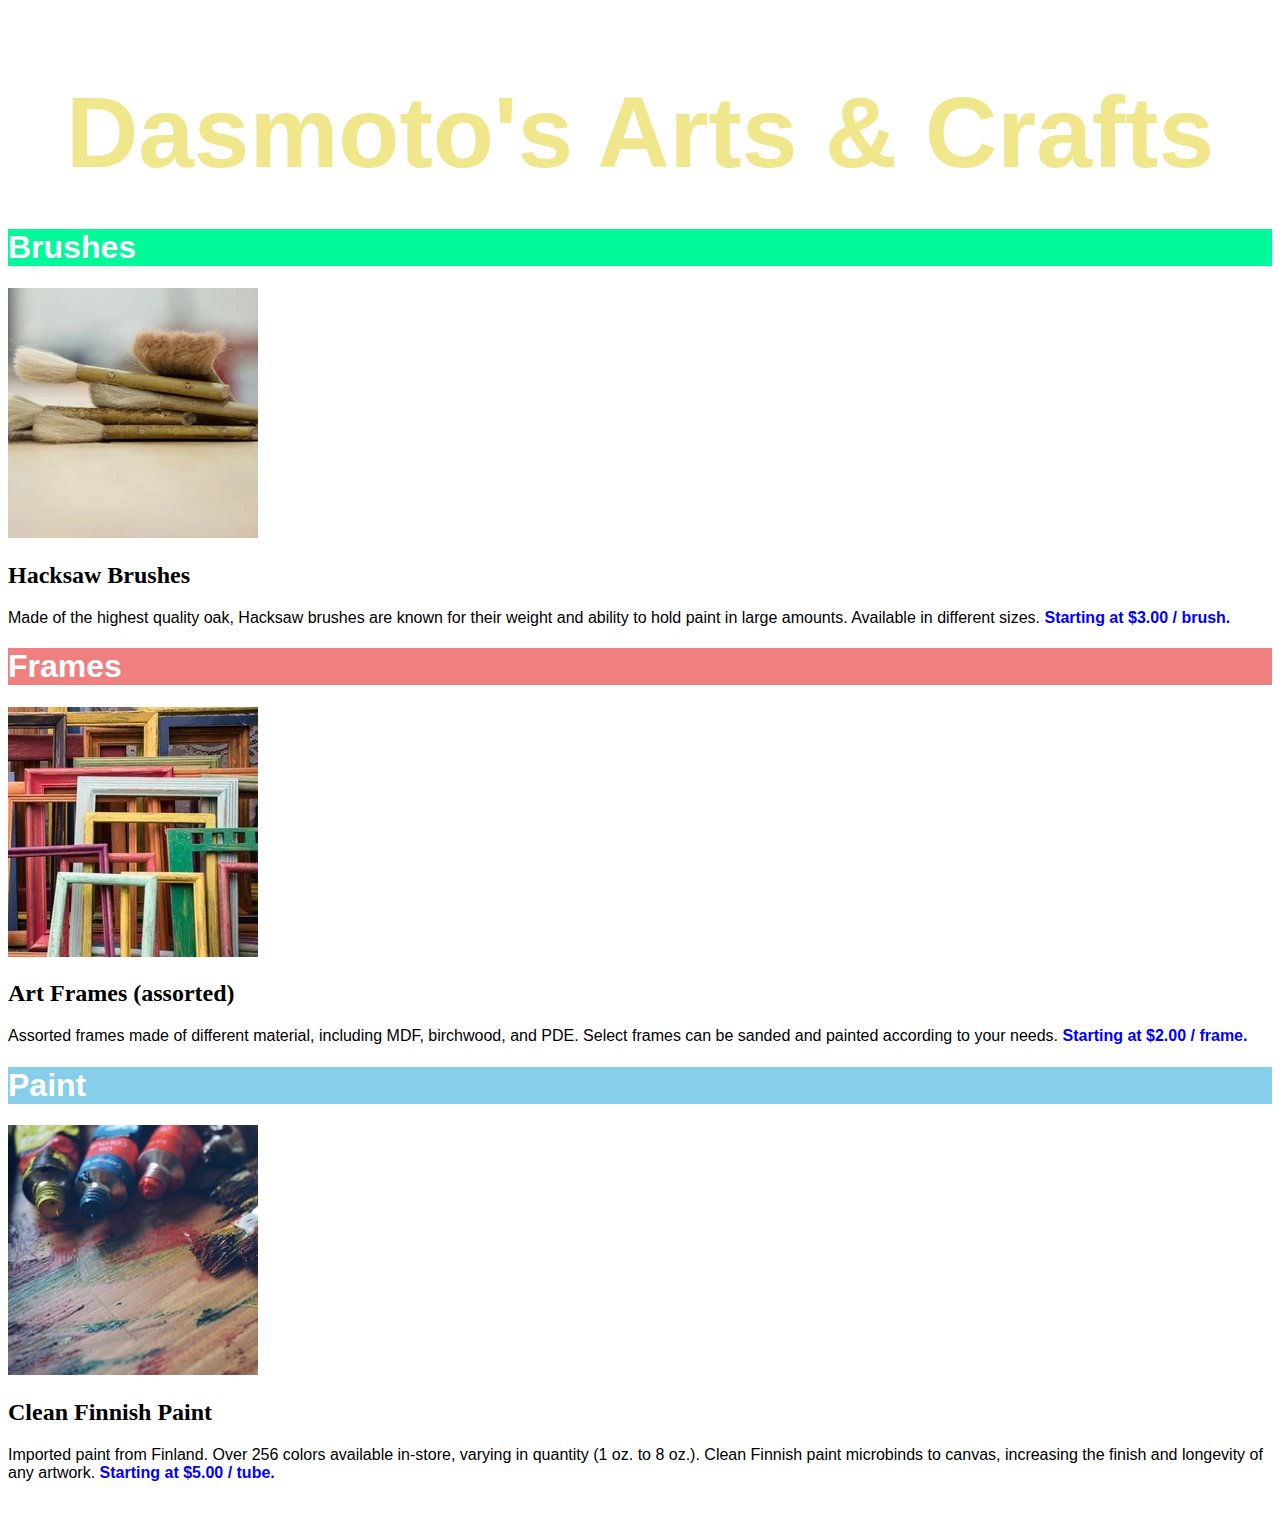
<file: DevProject1/index.html>
<!DOCTYPE html>
<html lang="en">
<head>
    <meta charset="UTF-8">
    <meta http-equiv="X-UA-Compatible" content="IE=edge">
    <meta name="viewport" content="width=device-width, initial-scale=1.0">
    <title>Dasmoto's Arts and Crafts</title>
    <link rel="stylesheet" href="./resources/css/index.css"> 
</head>
</head> 
</head>
<body>
    <!-- BANNER CONTENT -->
    <div id="banner">
        <h1>Dasmoto's Arts & Crafts</h1>
    </div>
    <!-- Brush Content -->
    <div id="brush-section">
        <h1 class="subheader">Brushes</h1>
        <img src="./resources/images/hacksaw.webp" alt="Paintbrushes with oak handles">
        <h2>Hacksaw Brushes</h2>
        <p class="description">
            Made of the highest quality oak, Hacksaw brushes are known for their weight and ability to hold
            paint in large amounts. Available in different sizes.
            <span>Starting at $3.00 / brush.</span>
        </p>
    </div>
    <!-- Frames Content -->
    <div id="frame-section">
        <h1 class="subheader">Frames</h1>
        <img src="./resources/images/frames.webp" alt="Frames to hold paintings">
        <h2>Art Frames (assorted)</h2>
        <p class="description">
            Assorted frames made of different material, including MDF, birchwood, and PDE. Select frames can
            be sanded and painted according to your needs.
            <span>Starting at $2.00 / frame.</span>
        </p>
    </div>
    <!-- Paint Content -->
    <div id="paint-section">
        <h1 class="subheader">Paint</h1>
        <img src="./resources/images/finnish.jpeg" alt="Tubes of paint">
        <h2>Clean Finnish Paint</h2>
        <p class="description">
            Imported paint from Finland. Over 256 colors available in-store, varying in quantity (1 oz. to 8 oz.).
            Clean Finnish paint microbinds to canvas, increasing the finish and longevity of any artwork.
            <span>Starting at $5.00 / tube.</span>
        </p>
    </div>
</body>
</html>
</file>
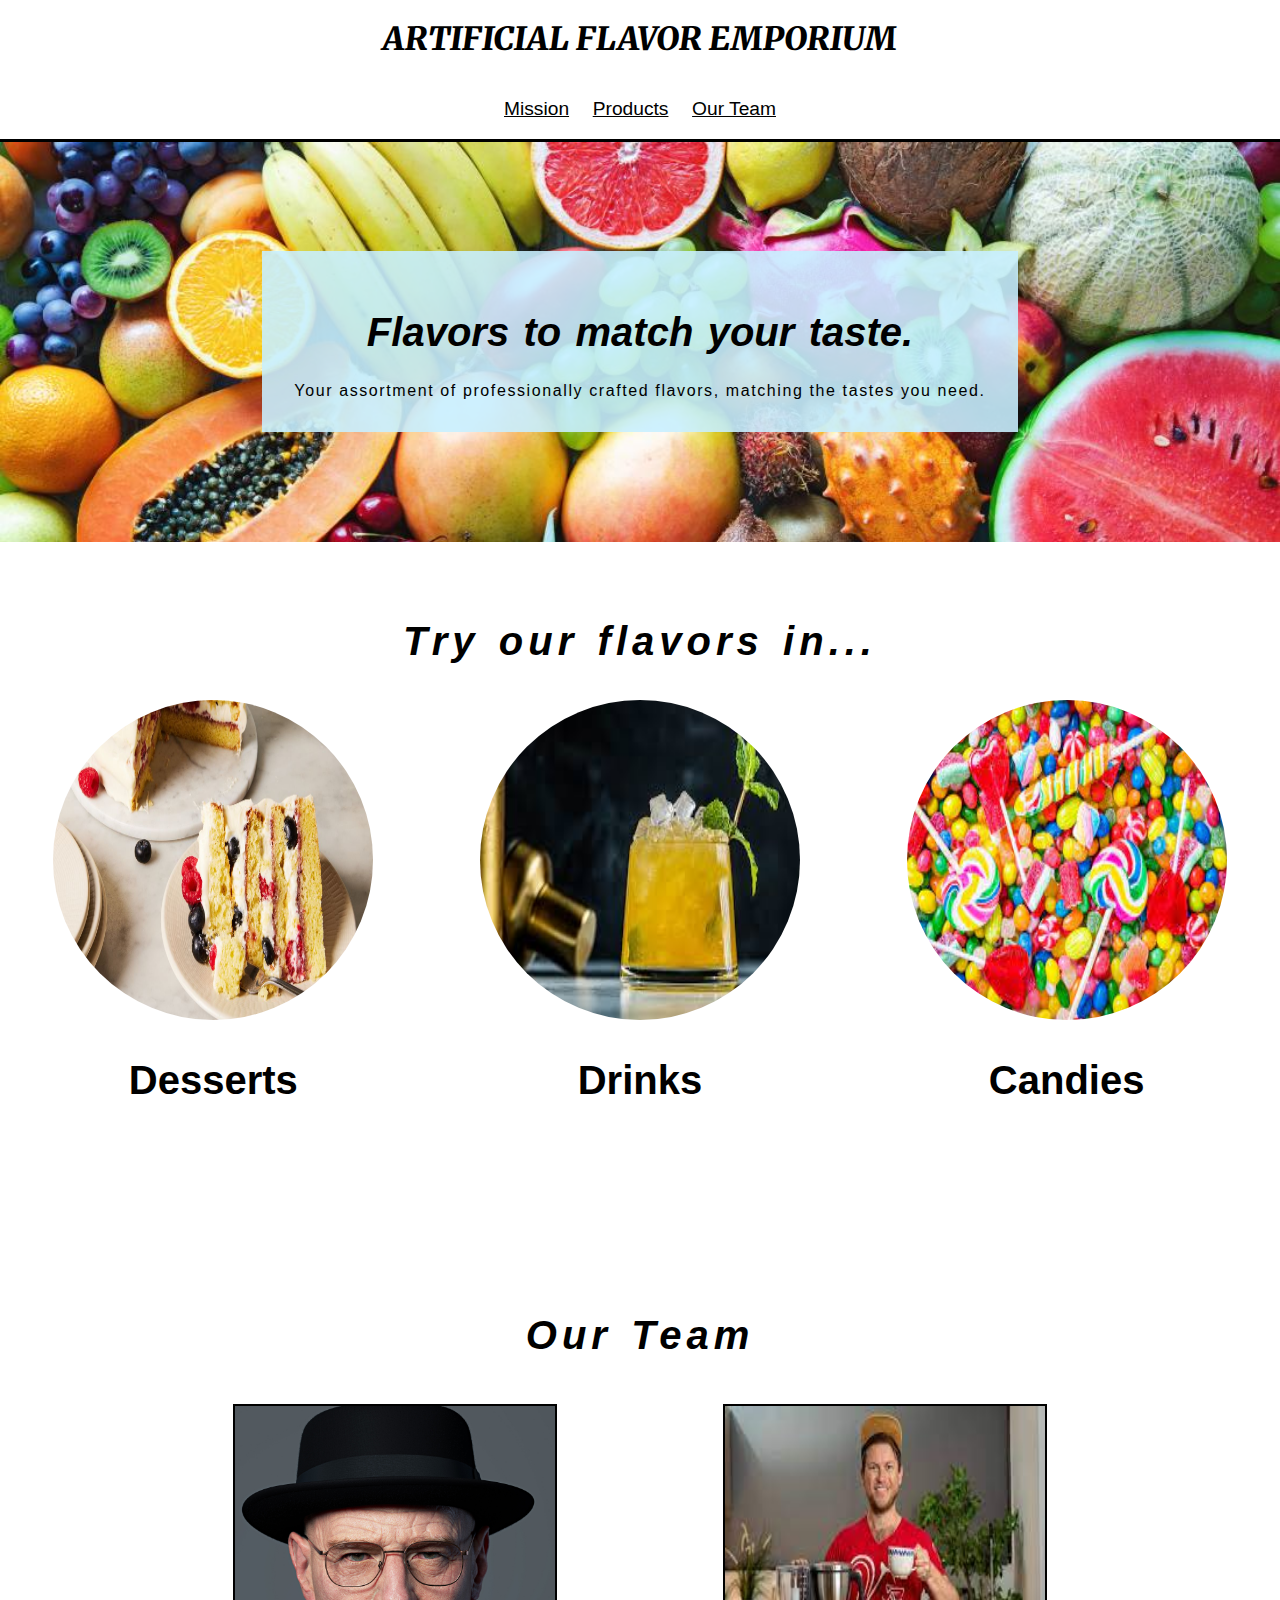
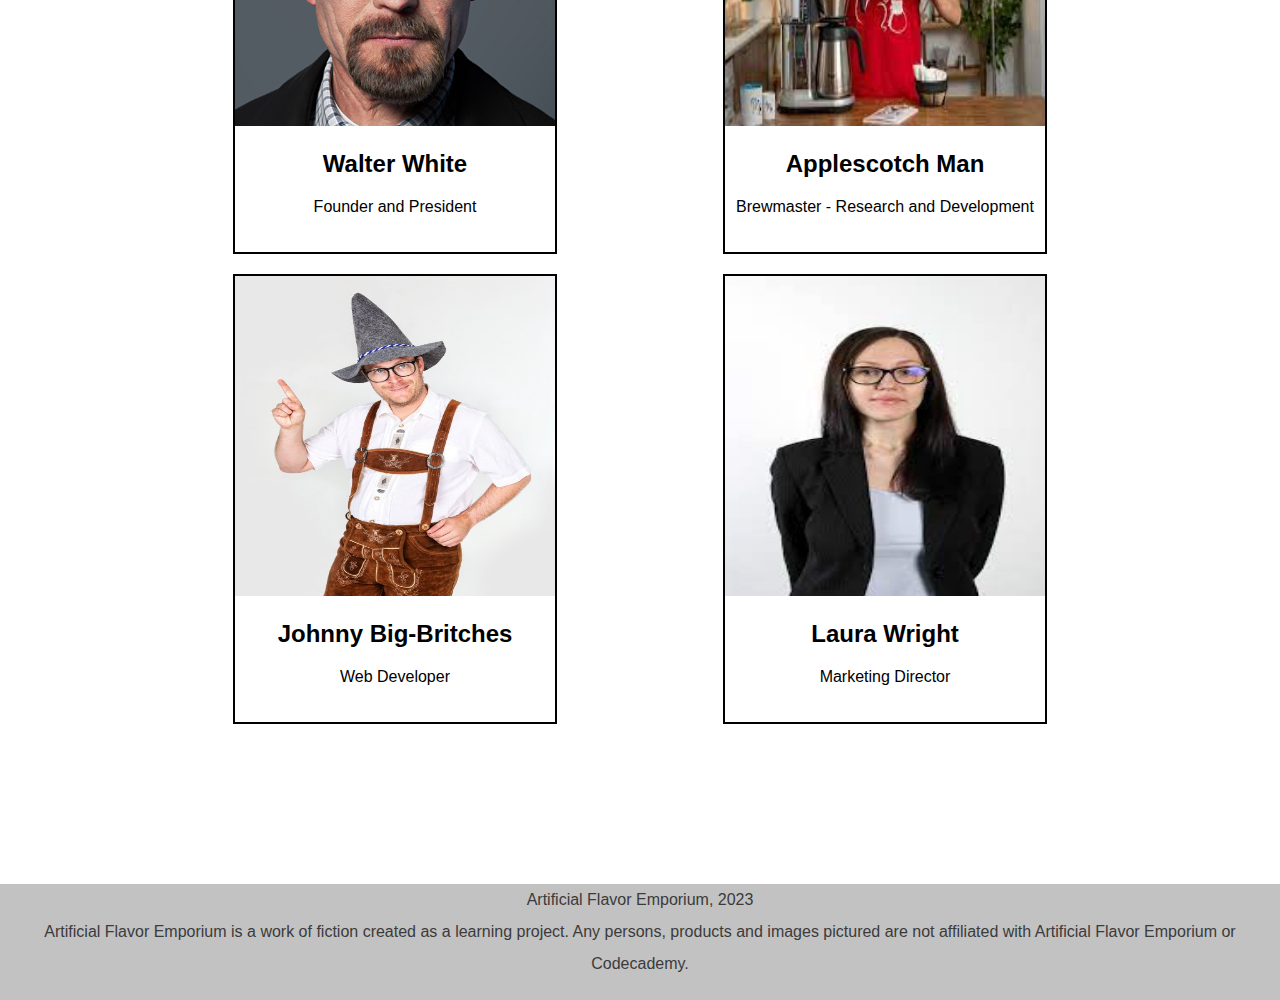
<file: flexbox-business-site-starting/index.html>
<!DOCTYPE html>

<html>
  <head>
    <meta charset="utf-8">
    <meta http-equiv="X-UA-Compatible" content="IE=edge">
    <title>Artificial Flavor Emporium</title>
    <meta name="description" content="">
    <meta name="viewport" content="width=device-width, initial-scale=1">
    <link rel="stylesheet" href="styles.css">
    <link rel="shortcut icon" href="favicon.ico" type="image/x-icon">
    <link rel="preconnect" href="https://fonts.googleapis.com">
<link rel="preconnect" href="https://fonts.gstatic.com" crossorigin>
<link href="https://fonts.googleapis.com/css2?family=Merriweather:ital,wght@0,900;1,400;1,700;1,900&family=Work+Sans:wght@400;500;800&display=swap" rel="stylesheet">
  </head>

  <body>
    <header class="navbar">
      <div class="logo">Artificial Flavor Emporium</div>
      <ul>
        <li><a href="#mission">Mission</a></li>
        <li><a href="#featured">Products</a></li>
        <li><a href="#teams">Our Team</a></li>
      </ul>
    </header>

    <!--Banner Section-->
    <div id="mission">
      <div class="banner">
        <h1>Flavors to match your taste.</h1>
        <span>Your assortment of professionally crafted flavors, matching the tastes you need.</span>
      </div>
    </div>

    <!--Featured Section-->
    <div id="featured">
      <div class="banner">
        <h1>Try our flavors in...</h1>
      </div>
      <div class="box-container">
        <div class="feature-box">
         <img src="./resources/images/cake-feature.jpg">
         <h2>Desserts</h2>
        </div>

        <div class="feature-box">
          <img src="./resources/images/cocktails.jpg">
          <h2>Drinks</h2>
        </div>

        <div class="feature-box">
          <img src="./resources/images/candy-feature.jpg">
          <h2>Candies</h2>
        </div>
      </div>
    </div>

    <!--Team Section-->
    <div id="teams">
      <div class="banner">
        <h1>Our Team</h1>
      </div>

      <div class="box-container">
        <div class="team-box">
          <img src="./resources/images/walter-white-headshot.jpg">
          <h2>Walter White</h2>
          <p>Founder and President</p>
        </div>

        <div class="team-box">
          <img src="./resources/images/apple-man.jpg">
          <h2>Applescotch Man</h2>
          <p>Brewmaster - Research and Development</p>
        </div>

        <div class="team-box">
          <img src="./resources/images/web-developer.jpg">
          <h2>Johnny Big-Britches</h2>
          <p>Web Developer</p>
        </div>

        <div class="team-box">
          <img src="./resources/images/marketing-team.jpg">
          <h2>Laura Wright</h2>
          <p>Marketing Director</p>
        </div>
      </div>
    </div>

    <footer>
      <span class="copyrite">Artificial Flavor Emporium, 2023</span><br>
      <span>
        Artificial Flavor Emporium is a work of fiction created as a learning project. Any persons, products and images pictured are not affiliated
        with Artificial Flavor Emporium or Codecademy.
      </span>
    </footer>
  </body>
</html>
</file>
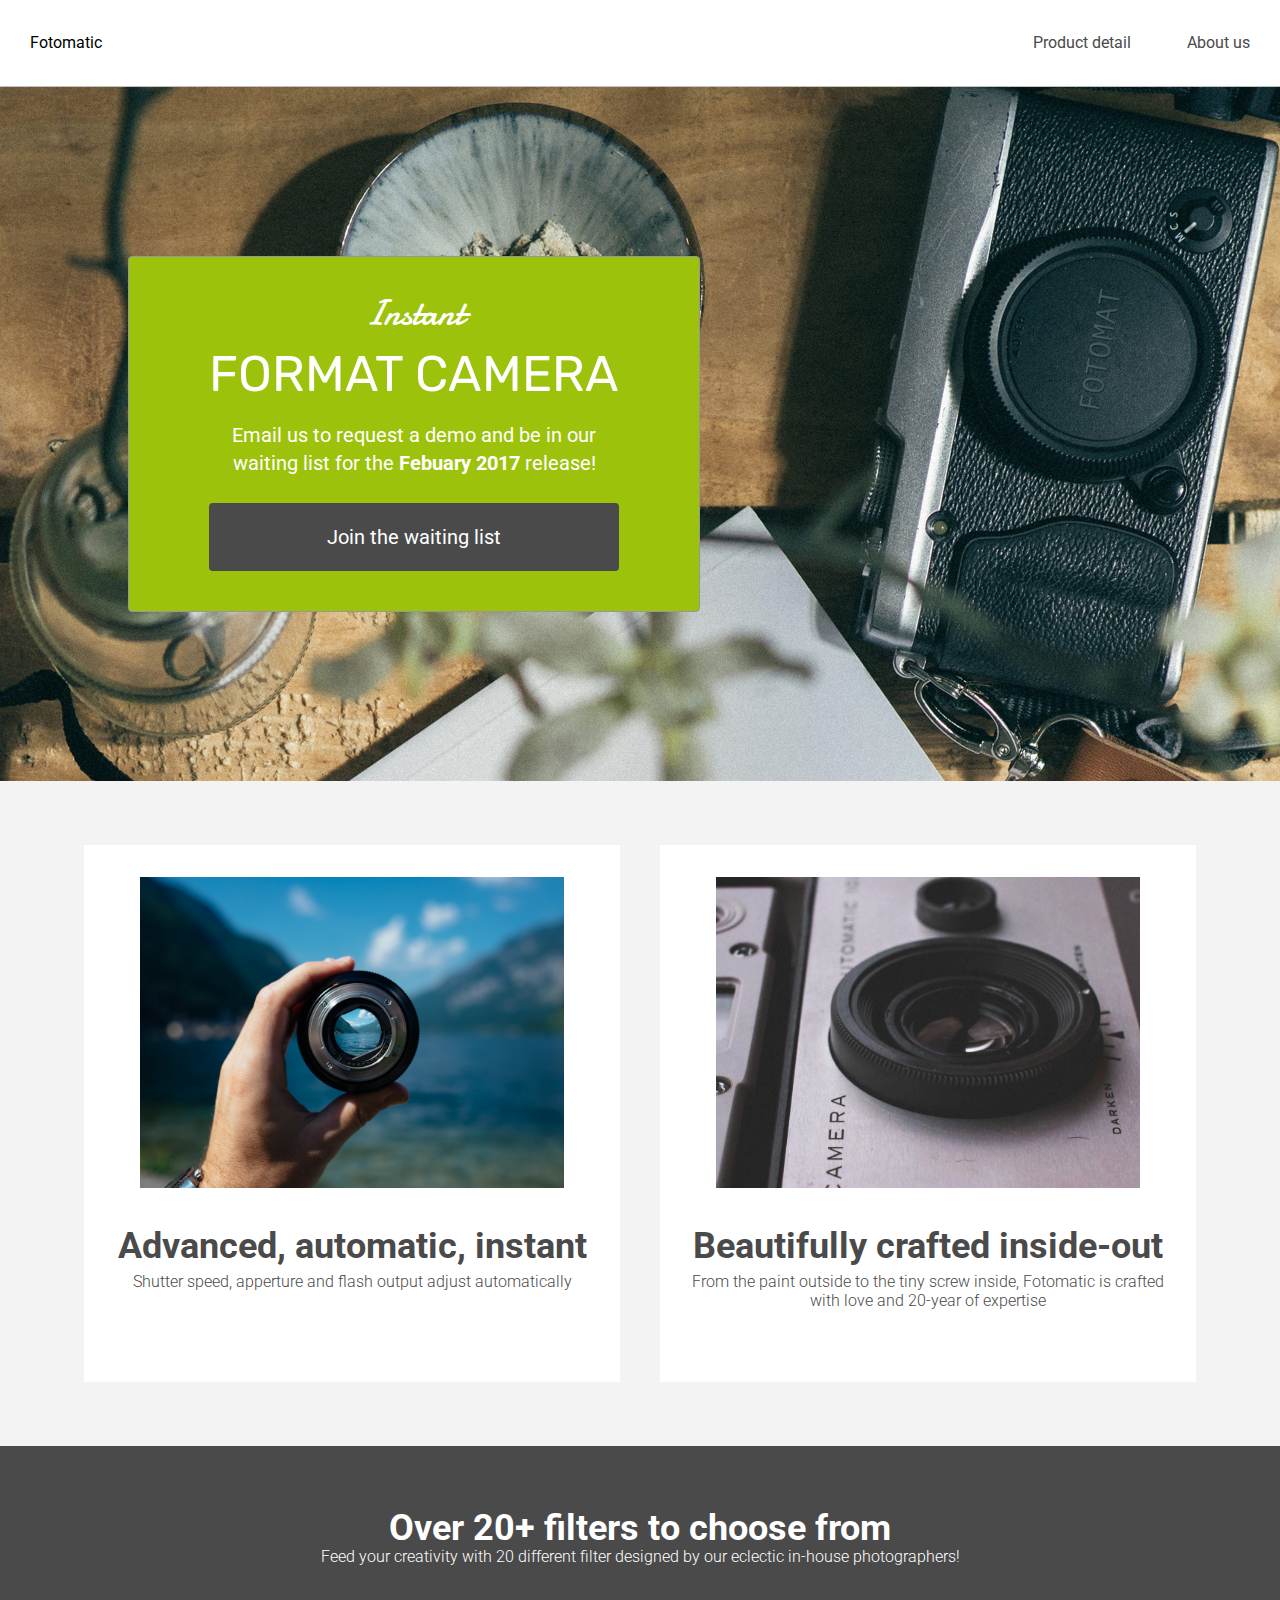
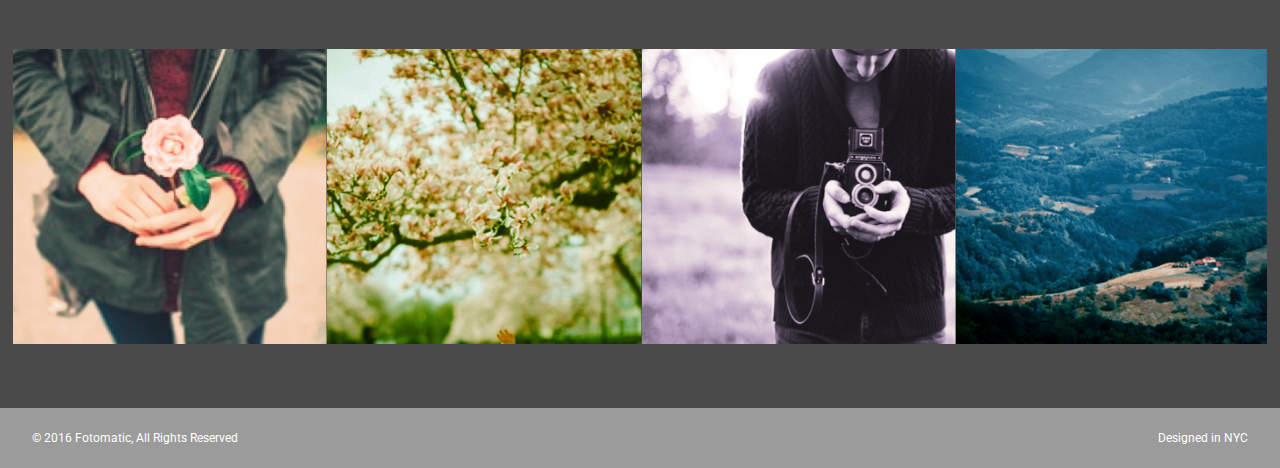
<file: fotomatic_broken/fotomatic_broken/index.html>
<!DOCTYPE html>
<html>
<head>
  <link href="https://fonts.googleapis.com/css?family=Damion" rel="stylesheet">
  <link href="https://fonts.googleapis.com/css?family=Rubik" rel="stylesheet">
  <link href="https://fonts.googleapis.com/css?family=Roboto:300,400,600,700" rel="stylesheet">
  <link rel="stylesheet" href="./resources/css/reset.css">
  <link rel="stylesheet" href="./resources/css/style.css">
  <meta charset="UTF-8">
</head>
<body>
  <!-- Header -->
  <header>
    <div class="content">
      <a href="index.html" class="desktop logo">Fotomatic</a>
      <nav class="desktop">
        <ul>
          <li><a href="#">Product detail</a></li>
          <li><a href="#">About us</a></li>
          <li><a href="https://www.instagram.com/">Follow us <img class="icon" src="./resources/images/instagram.png"></a></li>
        </ul>
      </nav>
      <nav class="mobile">
        <ul>
          <li><a href="#"><img src="./resources/images/ic-logo.svg"></a></li>
          <li><a href="#"><img src="./resources/images/ic-product-detail.svg"></a></li>
          <li><a href="#"><img src="./resources/images/ic-about-us.svg"></a></li>
          <li><a href="#" class="button">Join us</a></li>
        </ul>
      </nav>
    </div>
  </header>

  <!-- Main Content -->
  <div class="main-content">

    <!-- Sign Up Section -->
    <div id="sign-up-section" class="banner">
      <div id="sign-up-cta">
        <div class="content center">
          <div class="header">
            <h2 class="cursive">Instant</h2>
            <h1 class="striking">FORMAT CAMERA</h1>
          </div>
          <div class="email">
            <span>
              Email us to request a demo and be in our waiting list for the <strong>Febuary 2017</strong> release!
            </span>
            <div class="button">Join the waiting list</div>
          </div>
        </div>
      </div>
    </div>

    <!-- Features Section -->
    <div id="features-section">
      <div class="feature">
        <div class="center">
          <div class="image-container">
            <img src="./resources/images/feature-1.png" />
          </div>
          <div class="content">
            <h2>Advanced, automatic, instant</h2>
            <h3>Shutter speed, apperture and flash output adjust automatically</h3>
          </div>
        </div>
      </div>
      <div class="feature">
        <div class="center">
          <div class="image-container">
            <img src="./resources/images/feature-2.png" />
          </div>
          <div class="content">
            <h2>Beautifully crafted inside-out</h2>
            <h3>From the paint outside to the tiny screw inside, Fotomatic is crafted with love and 20-year of expertise</h3>
          </div>
        </div>
      </div>
    </div>

    <!-- Filters Section -->
    <div id="filters-section">
      <div class="content center">
        <h2>Over 20+ filters to choose from</h2>
        <h3>Feed your creativity with 20 different filter designed by our eclectic in-house photographers!</h3>
      </div>
      <div class="images-container">
        <div class="image-container">
          <img src="./resources/images/filter-1.png" />
        </div>
        <div class="image-container">
          <img src="./resources/images/filter-2.png" />
        </div>
        <div class="image-container">
          <img src="./resources/images/filter-3.png" />
        </div>
        <div class="image-container extra">
          <img src="./resources/images/filter-4.png" />
        </div>
      </div>
    </div>

    <!-- Quotes Section
    <div id="quotes-section">
      <div class="content center">
        <span class="quote">“It’s truly something that could create a brand new photography Renaissance”</span>
        <img class="quote-citation" src="./resources/images/photography-logo.png" />
      </div>
    </div>

    <!-- Footer -->
    <footer>
      <div class="content">
        <span class="copyright">© 2016  Fotomatic, All Rights Reserved</span>
        <span class="location">Designed in NYC</span>
      </div>
    </footer>

  </div>
</body>
</html>
</file>
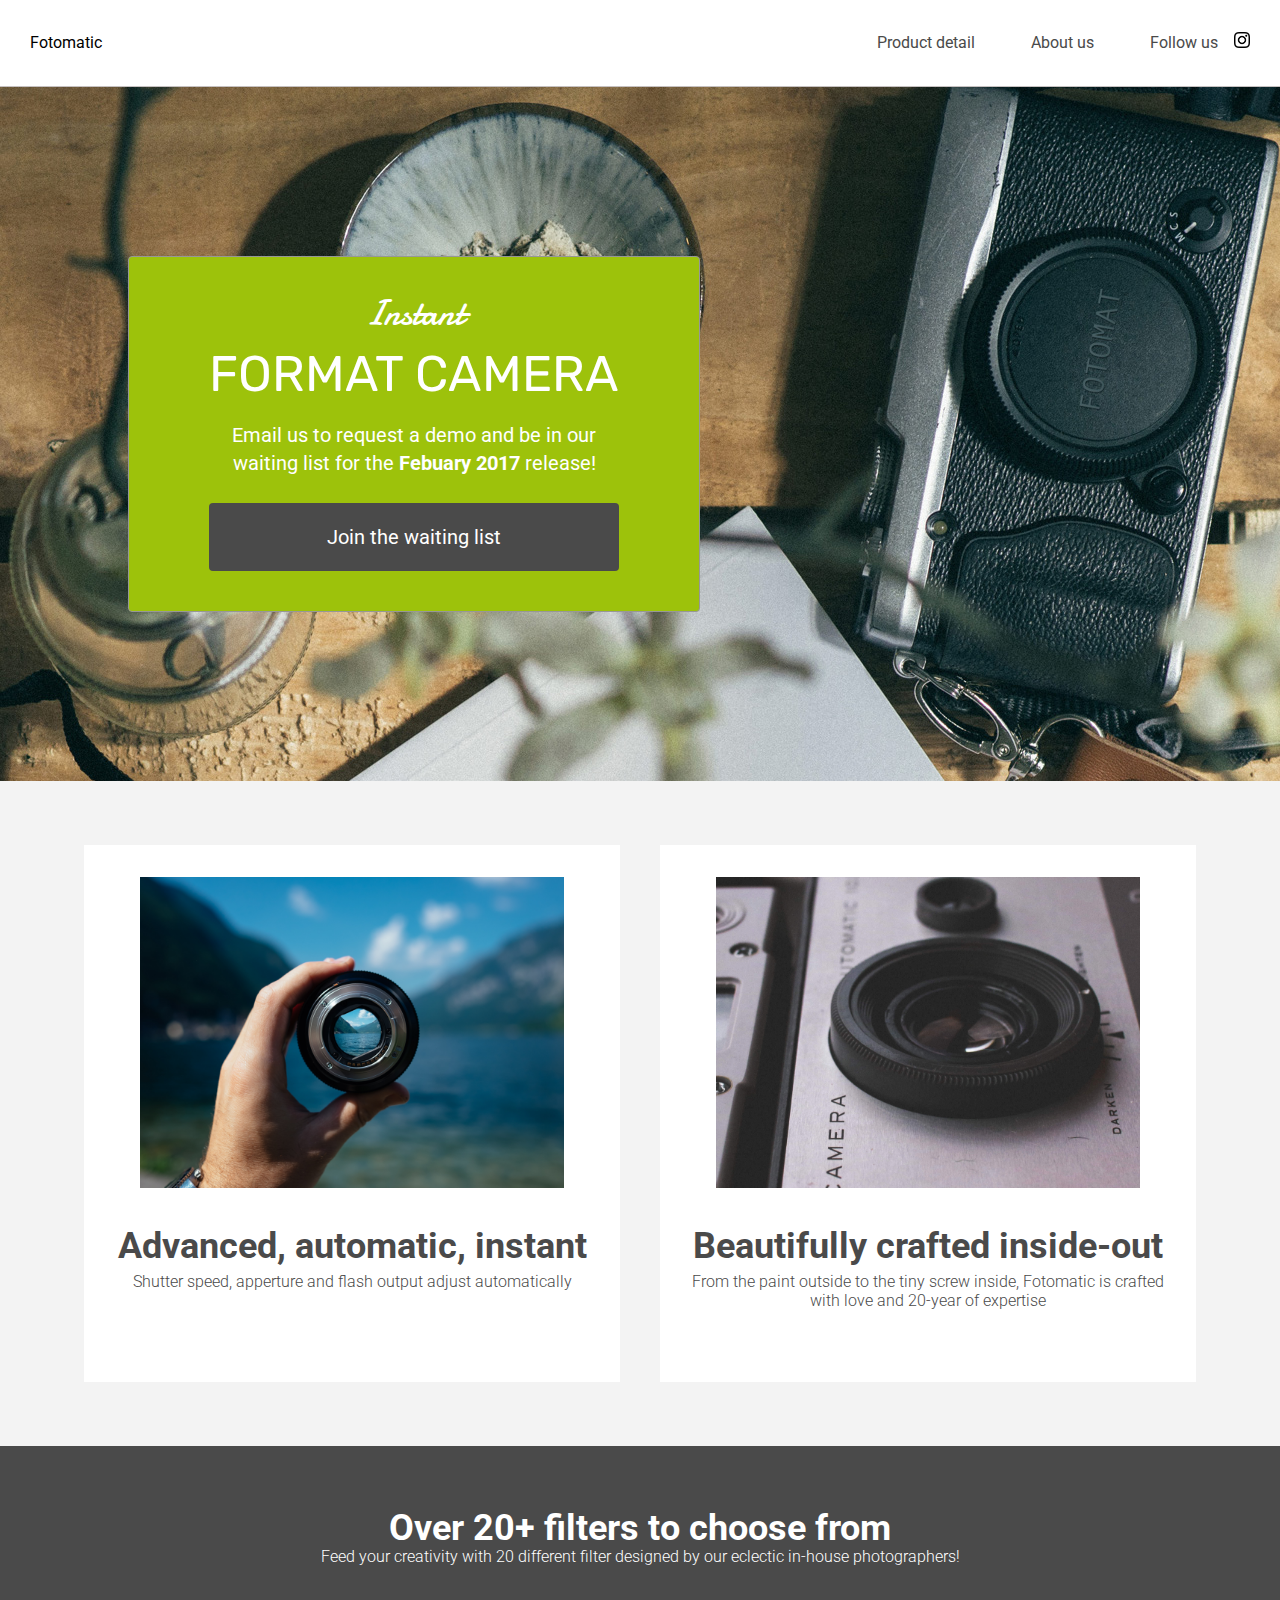
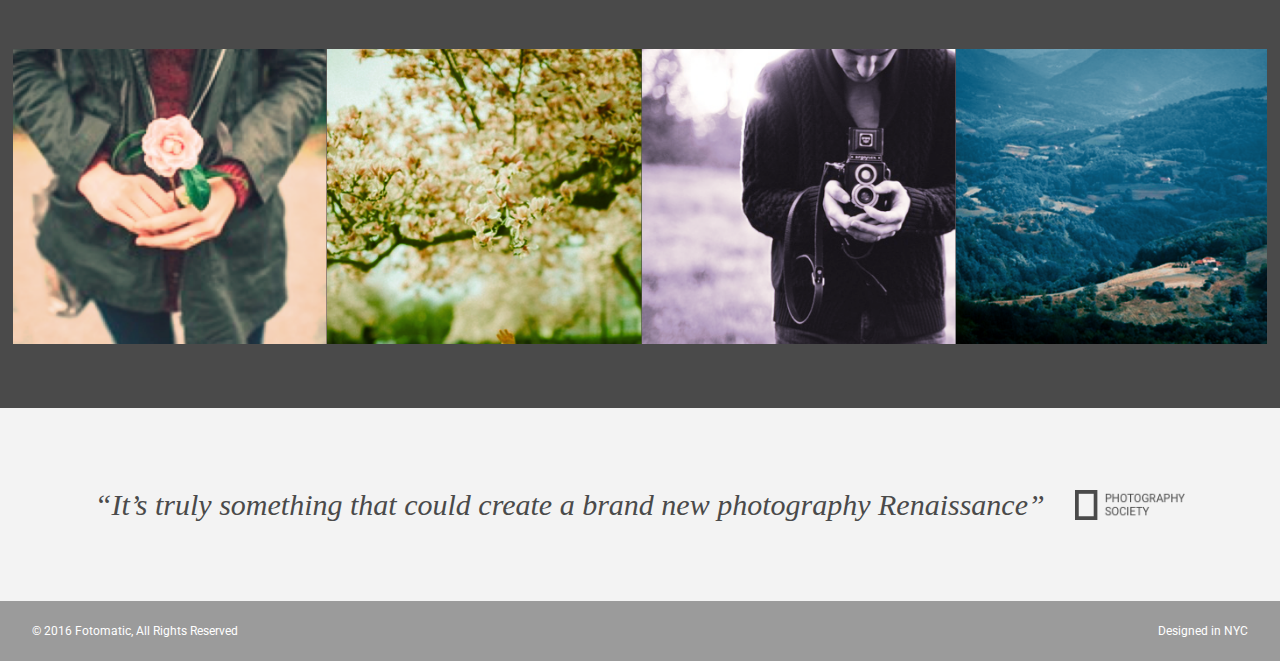
<file: fotomatic_broken/F1C1_solution_2019/F1C1_solution/index.html>
<!DOCTYPE html>
<html>
<head>
  <link href="https://fonts.googleapis.com/css?family=Damion" rel="stylesheet">
  <link href="https://fonts.googleapis.com/css?family=Rubik" rel="stylesheet">
  <link href="https://fonts.googleapis.com/css?family=Roboto:300,400,600,700" rel="stylesheet">
  <link rel="stylesheet" href="./resources/css/reset.css">
  <link rel="stylesheet" href="./resources/css/style.css">
  <title>Fotomatic</title>
</head>
<body>
  <!-- Header -->
  <header>
    <div class="content">
      <a href="index.html" class="desktop logo">Fotomatic</a>
      <nav class="desktop">
        <ul>
          <li><a href="#">Product detail</a></li>
          <li><a href="#">About us</a></li>
          <li><a href="https://www.instagram.com/" target="_blank">Follow us <img class="icon" src="./resources/images/instagram.png"></a></li>
          <li><a href="#" class="button">Join us</a></li>
        </ul>
      </nav>
      <nav class="mobile">
        <ul>
          <li><a href="#"><img src="./resources/images/ic-logo.svg"></a></li>
          <li><a href="#"><img src="./resources/images/ic-product-detail.svg"></a></li>
          <li><a href="#"><img src="./resources/images/ic-about-us.svg"></a></li>
          <li><a href="#" class="button">Join us</a></li>
        </ul>
      </nav>
    </div>
  </header>

  <!-- Main Content -->
  <div class="main-content">

    <!-- Sign Up Section -->
    <div id="sign-up-section" class="banner">
      <div id="sign-up-cta">
        <div class="content center">
          <div class="header">
            <h2 class="cursive">Instant</h2>
            <h1 class="striking">FORMAT CAMERA</h1>
          </div>
          <div class="email">
            <span>
              Email us to request a demo and be in our waiting list for the <strong>Febuary 2017</strong> release!
            </span>
            <div class="button">Join the waiting list</div>
          </div>
        </div>
      </div>
    </div>

    <!-- Features Section -->
    <div id="features-section">
      <div class="feature">
        <div class="center">
          <div class="image-container">
            <img src="./resources/images/feature-1.png" />
          </div>
          <div class="content">
            <h2>Advanced, automatic, instant</h2>
            <h3>Shutter speed, apperture and flash output adjust automatically</h3>
          </div>
        </div>
      </div>
      <div class="feature">
        <div class="center">
          <div class="image-container">
            <img src="./resources/images/feature-2.png" />
          </div>
          <div class="content">
            <h2>Beautifully crafted inside-out</h2>
            <h3>From the paint outside to the tiny screw inside, Fotomatic is crafted with love and 20-year of expertise</h3>
          </div>
        </div>
      </div>
    </div>

    <!-- Filters Section -->
    <div id="filters-section">
      <div class="content center">
        <h2>Over 20+ filters to choose from</h2>
        <h3>Feed your creativity with 20 different filter designed by our eclectic in-house photographers!</h3>
      </div>
      <div class="images-container">
        <div class="image-container">
          <img src="./resources/images/filter-1.png" />
        </div>
        <div class="image-container">
          <img src="./resources/images/filter-2.png" />
        </div>
        <div class="image-container">
          <img src="./resources/images/filter-3.png" />
        </div>
        <div class="image-container extra">
          <img src="./resources/images/filter-4.png" />
        </div>
      </div>
    </div>

    <!-- Quotes Section -->
    <div id="quotes-section">
      <div class="content center">
        <span class="quote">“It’s truly something that could create a brand new photography Renaissance”</span>
        <img class="quote-citation" src="./resources/images/photography-logo.png" />
      </div>
    </div>

    <!-- Footer -->
    <footer>
      <div class="content">
        <span class="copyright">© 2016  Fotomatic, All Rights Reserved</span>
        <span class="location">Designed in NYC</span>
      </div>
    </footer>

  </div>
</body>
</html>
</file>
<file: DevProject1/resources/css/index.css>
#banner {
    background-image: url("https://content.codecademy.com/courses/freelance-1/unit-2/pattern.jpeg");
    margin:-50px auto 0 auto;
    padding:50px 0 0 0;
    height:200px;
}
#banner h1 {
    color: khaki; 
    font-family: Helvetica;
    font-size: 100px;
    font-weight: bold;
    text-align: center;
}

.subheader {
    font-family: Helvetica;
    font-size: 32px;
    font-weight: bold;
    color: white;
}

#brush-section h1 {
    background-color: mediumspringgreen;
}

#frame-section h1 {
    background-color: lightcoral;
}

#paint-section h1 {
    background-color: skyblue;
}

.description {
    font-family: Helvetica;
    font-size: 16px;
}

.description span {
    font-weight: bold;
    color: blue;
}
</file>
<file: flexbox-business-site-starting/styles.css>
html, body {
    font-family: 'Franklin Gothic Medium', 'Arial Narrow', Arial, sans-serif;
    font-size: 16px;
    margin: 0;

}

.navbar {
    display: flex;
    width: 100%;
    flex-flow: column;
    align-items: center;
    border-bottom: solid black;
}

.navbar ul{
    padding: 0;
    list-style: none;
}

.navbar li {
    padding: 0.2rem 0.6rem;
    display: inline-flex;
}

.navbar a {
    text-decoration: underline;
    font-size: 1.2rem;
    color: inherit;
}

.navbar .logo {
    font-family: 'Merriweather', serif;
    text-transform: uppercase;
    font-weight: 900;
    font-style: italic;
    font-size: 2rem;
    text-align: center;
    padding: 1.2rem;
}

#mission {
    display: flex;
    background-image: url("./resources/images/assortment-of-fruits.jpg");
    background-size: cover;
    width: 100%;
    height: 25rem;
    justify-content: center;
}

#mission .banner {
    display: flex;
    flex-wrap: wrap;
    flex-flow: column;
    justify-content: center;
    align-items: center;
    background-color:rgba(200, 239, 255, 0.89);
    margin: auto;
    padding: 2em;
    
}

.banner h1 {
    font-style: italic;
    font-size: 2.5rem;
    word-spacing: 0.2rem;
}

.banner span {
    letter-spacing: 0.1rem;
}

.box-container{
    display: flex;
    align-items: center;
    flex-wrap: wrap;
    justify-content: space-around;
}

.feature-box h2{
    text-align: center;
    font-size: 2.5rem;
}

.feature-box img {
    height: 20rem;
    width: 20rem;
    border-radius: 50%;
}

#featured .banner {
    text-align: center;
    padding-bottom: 10px;
    letter-spacing: 5px;
}

#featured {
    padding-top: 50px;
}

#teams {
    padding: 150px;
}
#teams .banner {
    text-align: center;
    padding-bottom: 10px;
    letter-spacing: 5px;
}

.team-box {
    display: block;
    text-align: center;
    border: 2px solid black;
    padding-bottom: 20px;
    margin: 10px;
}

.team-box img{
    width: 20rem;
    height: 20rem;
}

footer {
    background-color: rgba(151, 151, 151, 0.589);
    color:rgb(59, 59, 59);
    text-align: center;
    padding-bottom: 20px;
    line-height: 2;
}
</file>
<file: fotomatic_broken/fotomatic_broken/resources/css/style.css>
/* Universal Styles */

html {
  font-family: "Roboto", sans-serif;
  font-size: 16px;
}

.main-content {
  position: relative;
  top: 5.3125rem; /* To offset for fixed header. */
}

.center {
  text-align: center;
}

.button {
  border-radius: 4px;
  background-color: #4a4a4a;
  color: white;
}

.image-container {
  overflow: hidden;
}

.image-container img {
  display: block;
  max-width: 100%;
}

@media only screen and (max-width: 895px) {
  .main-content {
    top: 2.5625rem;
  }
}

/* Header */

header {
  position: fixed;
  z-index: 100;
  width: 100%;
  border-bottom: solid 1px #c6c1c1;
  background-color: white;
}

header .content {
  display: flex;
  align-items: center;
  padding: 1.875rem;
}

header .logo {
  flex: 1;
}

header nav ul {
  display: flex;
}

nav li {
  padding-left: 3.5rem;
}

nav a {
  vertical-align: bottom;
  line-height: 1.6;
  font-size: 1rem;
  color: #4a4a4a;
}

nav .button {
  padding: .1875rem .5rem;
  background-color: #9dc20b;
  line-height: 1.6;
  color: white;
}

nav li:last-child {
  display: none;
}

header .icon {
  width: 1rem;
  padding-left: .75rem;
}

header .mobile {
  display: none;
}

@media only screen and (max-width: 895px) {
  nav li:last-child {
    display: block;
  }

  header .content {
    padding: 1rem 1rem;
  }
}

@media only screen and (max-width: 600px) {
  header .desktop {
    display: none;
  }

  header .mobile {
    display: block;
    width: 100%;
  }

  header .content {
    padding: .5rem 0;
  }

  header .mobile ul {
    display: flex;
    justify-content: space-around;
    align-items: center;
    width: 100%;
  }

  header .mobile li {
    padding: 0;
  }
}

/* Sign Up Section */

#sign-up-section {
  display: flex;
  justify-content: flex-start;
  align-items: flex-start;
  height: 43.5rem;
  background-image: url('../images/banner-landingpage.jpg');
  background-position: bottom;
  background-size: cover;
  background-repeat: no-repeat;
}

#sign-up-cta {
  position: relative;
  top: 171px;
  left: 10%;
  padding: 0 5rem 2.5rem 5rem;
  border: solid 1px #979797;
  border-radius: 4px;
  background-color: #9dc20b;
}

#sign-up-cta .content {
  width: 25.625rem;
  margin-top: 2rem;
  font-family: "Roboto", sans-serif;
  font-size: 1.25rem;
  line-height: 1.4;
  color: white;
}

#sign-up-cta h1 {
  font-size: 3.125rem;
}

#sign-up-cta h2 {
  font-size: 2.25rem;
}

#sign-up-cta span strong {
  font-weight: bold;
}

#sign-up-cta .cursive {
  font-family: "Damion", cursive;
}

#sign-up-cta .striking {
  font-family: "Rubik", sans-serif;
  padding-bottom: .75rem;
}

#sign-up-cta .button {
  margin-top: 1.625rem;
  padding: 1.25rem 7.25rem;
}

@media only screen and (max-width: 895px) {
  #sign-up-section {
    align-items: center;
    justify-content: center;
    height: 28rem;
  }

  #sign-up-cta {
    position: static;
    width: auto;
    height: auto;
    background-color: transparent;
    border: none;
  }

  #sign-up-cta .content {
    margin-top: 0;
  }

  #sign-up-cta .email {
    display: none;
  }

  #sign-up-cta h1 {
    font-size: 3.125rem;
  }

  #sign-up-cta h2 {
    font-size: 2.25rem;
  }
}

@media only screen and (max-width: 600px) {
  #sign-up-section {
    height: 20rem;
  }

  #sign-up-cta h1 {
    font-size: 2.25rem;
  }

  #sign-up-cta h2 {
    font-size: 2rem;
  }
}

/* Features Section */

#features-section {
  display: flex;
  justify-content: space-between;
  padding: 4rem 5%;
  background-color: #f3f3f3;
}

.feature {
  flex: 1;
  padding: 2rem;
  margin: 0px 1.25rem;
  background-color: white;
}

.feature .image-container {
  width: 90%;
  height: 65%;
  margin: 0 auto;
}

.feature .content {
  padding: 2.5rem 0;
}

.feature h2 {
  padding-bottom: .5rem;
  font-size: 2.25rem;
  font-weight: bold;
  color: #4a4a4a;
}

.feature h3 {
  font-size: 1rem;
  line-height: 1.2;
  font-weight: 300;
  color: #4a4a4a;
}

@media only screen and (max-width: 895px) {
  #features-section {
    padding: 1rem;
  }

  .feature {
    margin: 0px .5rem;
    padding: 1rem;
  }

  .feature h2 {
    font-size: 2rem;
    line-height: 1.3;
  }

  .feature h3 {
    font-size: .875rem;
    line-height: 1.4;
  }
}

@media only screen and (max-width: 600px) {
  #features-section {
    flex-flow: column;
    padding: 0;
  }

  .feature {
    margin: 0;
    padding: 1.25rem 1rem 0 1rem;
  }

  .feature .content {
    padding: 1.25rem 0 1.875rem 0;
  }
}

/* Filters Section */

#filters-section {
  padding: 4rem 0;
  background-color: #4a4a4a;
}

#filters-section .content {
  padding: 0 .625rem;
  margin-bottom: 5rem;
}

#filters-section .content h2 {
  font-size: 2.25rem;
  font-weight: bold;
  color: white;
}

#filters-section .content h3 {
  font-size: 1rem;
  line-height: 1.4;
  font-weight: 300;
  color: white;
}

#filters-section .images-container {
  display: flex;
  max-width: 100%;
  padding: 0 1%;
}

@media only screen and (max-width: 600px) {
  #filters-section {
    padding: 1.5rem 0 0 0;
  }

  #filters-section .content {
    margin-bottom: 1rem;
  }

  #filters-section .content h2 {
    padding-bottom: .625rem;
    font-size: 1.125rem;
    line-height: 1.3;
    font-weight: normal;
  }

  #filters-section .content h3 {
    font-size: .875rem;
    line-height: 1.4;
  }

  #filters-section .images-container {
    padding: 0;
  }

  #filters-section .extra {
    display: none;
  }
}

/* Quotes Section */

#quotes-section {
  background-color: #f3f3f3;
}

#quotes-section .content {
  display: flex;
  align-items: center;
  justify-content: center;
  padding: 5rem 1.5rem;
}

#quotes-section .quote {
  padding-right: 1.875rem;
  font-family: "Palatino", serif;
  font-size: 1.875rem;
  line-height: 1.1;
  font-style: italic;
  color: #4a4a4a;
}

#quotes-section .quote-citation {
  height: 1.875rem;
}

@media only screen and (max-width: 895px) {
  #quotes-section .content {
    padding: 3rem 1.5rem;
  }
}

@media only screen and (max-width: 600px) {
  #quotes-section .content {
    flex-flow: column;
    padding: 1.875rem .625rem;
  }

  #quotes-section .quote {
    font-size: 1.5rem;
    line-height: 1.4;
  }

  #quotes-section .quote-citation {
    display: block;
    padding-top: 1rem;
    margin: auto;
  }
}

/* Footer */

footer {
  background-color: #9b9b9b;
  padding: 1.5rem 2rem;
}

footer .content {
  color: white;
  display: flex;
  font-size: .75rem;
}

footer .copyright {
  flex-grow: 1;
}

@media only screen and (max-width: 600px) {
  footer .content {
    font-size: .625rem;
  }
}
</file>
<file: fotomatic_broken/F1C1_solution_2019/F1C1_solution/resources/css/style.css>
/* Universal Styles */

html {
  font-family: "Roboto", sans-serif;
  font-size: 16px;
}

.main-content {
  position: relative;
  top: 5.3125rem; /* To offset for fixed header. */
}

.center {
  text-align: center;
}

.button {
  border-radius: 4px;
  background-color: #4a4a4a;
  color: white;
}

.image-container {
  overflow: hidden;
}

.image-container img {
  display: block;
  max-width: 100%;
}

@media only screen and (max-width: 895px) {
  .main-content {
    top: 2.5625rem;
  }
}

/* Header */

header {
  position: fixed;
  z-index: 100;
  width: 100%;
  border-bottom: solid 1px #c6c1c1;
  background-color: white;
}

header .content {
  display: flex;
  align-items: center;
  padding: 1.875rem;
}

header .logo {
  flex: 1;
}

header nav ul {
  display: flex;
}

nav li {
  padding-left: 3.5rem;
}

nav a {
  vertical-align: bottom;
  line-height: 1.6;
  font-size: 1rem;
  color: #4a4a4a;
}

nav .button {
  padding: .1875rem .5rem;
  background-color: #9dc20b;
  line-height: 1.6;
  color: white;
}

nav li:last-child {
  display: none;
}

header .icon {
  width: 1rem;
  padding-left: .75rem;
}

header .mobile {
  display: none;
}

@media only screen and (max-width: 895px) {
  nav li:last-child {
    display: block;
  }

  header .content {
    padding: 1rem 1rem;
  }
}

@media only screen and (max-width: 600px) {
  header .desktop {
    display: none;
  }

  header .mobile {
    display: block;
    width: 100%;
  }

  header .content {
    padding: .5rem 0;
  }

  header .mobile ul {
    display: flex;
    justify-content: space-around;
    align-items: center;
    width: 100%;
  }

  header .mobile li {
    padding: 0;
  }
}

/* Sign Up Section */

#sign-up-section {
  display: flex;
  justify-content: flex-start;
  align-items: flex-start;
  height: 43.5rem;
  background-image: url('../images/banner-landingpage.jpg');
  background-position: bottom;
  background-size: cover;
  background-repeat: no-repeat;
}

#sign-up-cta {
  position: relative;
  top: 171px;
  left: 10%;
  padding: 0 5rem 2.5rem 5rem;
  border: solid 1px #979797;
  border-radius: 4px;
  background-color: #9dc20b;
}

#sign-up-cta .content {
  width: 25.625rem;
  margin-top: 2rem;
  font-family: "Roboto", sans-serif;
  font-size: 1.25rem;
  line-height: 1.4;
  color: white;
}

#sign-up-cta h1 {
  font-size: 3.125rem;
}

#sign-up-cta h2 {
  font-size: 2.25rem;
}

#sign-up-cta span strong {
  font-weight: bold;
}

#sign-up-cta .cursive {
  font-family: "Damion", cursive;
}

#sign-up-cta .striking {
  font-family: "Rubik", sans-serif;
  padding-bottom: .75rem;
}

#sign-up-cta .button {
  margin-top: 1.625rem;
  padding: 1.25rem 7.25rem;
}

@media only screen and (max-width: 895px) {
  #sign-up-section {
    align-items: center;
    justify-content: center;
    height: 28rem;
  }

  #sign-up-cta {
    position: static;
    width: auto;
    height: auto;
    background-color: transparent;
    border: none;
  }

  #sign-up-cta .content {
    margin-top: 0;
  }

  #sign-up-cta .email {
    display: none;
  }

  #sign-up-cta h1 {
    font-size: 3.125rem;
  }

  #sign-up-cta h2 {
    font-size: 2.25rem;
  }
}

@media only screen and (max-width: 600px) {
  #sign-up-section {
    height: 20rem;
  }

  #sign-up-cta h1 {
    font-size: 2.25rem;
  }

  #sign-up-cta h2 {
    font-size: 2rem;
  }
}

/* Features Section */

#features-section {
  display: flex;
  justify-content: space-between;
  padding: 4rem 5%;
  background-color: #f3f3f3;
}

.feature {
  flex: 1;
  padding: 2rem;
  margin: 0px 1.25rem;
  background-color: white;
}

.feature .image-container {
  width: 90%;
  height: 65%;
  margin: 0 auto;
}

.feature .content {
  padding: 2.5rem 0;
}

.feature h2 {
  padding-bottom: .5rem;
  font-size: 2.25rem;
  font-weight: bold;
  color: #4a4a4a;
}

.feature h3 {
  font-size: 1rem;
  line-height: 1.2;
  font-weight: 300;
  color: #4a4a4a;
}

@media only screen and (max-width: 895px) {
  #features-section {
    padding: 1rem;
  }

  .feature {
    margin: 0px .5rem;
    padding: 1rem;
  }

  .feature h2 {
    font-size: 2rem;
    line-height: 1.3;
  }

  .feature h3 {
    font-size: .875rem;
    line-height: 1.4;
  }
}

@media only screen and (max-width: 600px) {
  #features-section {
    flex-flow: column;
    padding: 0;
  }

  .feature {
    margin: 0;
    padding: 1.25rem 1rem 0 1rem;
  }

  .feature .content {
    padding: 1.25rem 0 1.875rem 0;
  }
}

/* Filters Section */

#filters-section {
  padding: 4rem 0;
  background-color: #4a4a4a;
}

#filters-section .content {
  padding: 0 .625rem;
  margin-bottom: 5rem;
}

#filters-section .content h2 {
  font-size: 2.25rem;
  font-weight: bold;
  color: white;
}

#filters-section .content h3 {
  font-size: 1rem;
  line-height: 1.4;
  font-weight: 300;
  color: white;
}

#filters-section .images-container {
  display: flex;
  max-width: 100%;
  padding: 0 1%;
}

@media only screen and (max-width: 600px) {
  #filters-section {
    padding: 1.5rem 0 0 0;
  }

  #filters-section .content {
    margin-bottom: 1rem;
  }

  #filters-section .content h2 {
    padding-bottom: .625rem;
    font-size: 1.125rem;
    line-height: 1.3;
    font-weight: normal;
  }

  #filters-section .content h3 {
    font-size: .875rem;
    line-height: 1.4;
  }

  #filters-section .images-container {
    padding: 0;
  }

  #filters-section .extra {
    display: none;
  }
}

/* Quotes Section */

#quotes-section {
  background-color: #f3f3f3;
}

#quotes-section .content {
  display: flex;
  align-items: center;
  justify-content: center;
  padding: 5rem 1.5rem;
}

#quotes-section .quote {
  padding-right: 1.875rem;
  font-family: "Palatino", serif;
  font-size: 1.875rem;
  line-height: 1.1;
  font-style: italic;
  color: #4a4a4a;
}

#quotes-section .quote-citation {
  height: 1.875rem;
}

@media only screen and (max-width: 895px) {
  #quotes-section .content {
    padding: 3rem 1.5rem;
  }
}

@media only screen and (max-width: 600px) {
  #quotes-section .content {
    flex-flow: column;
    padding: 1.875rem .625rem;
  }

  #quotes-section .quote {
    font-size: 1.5rem;
    line-height: 1.4;
  }

  #quotes-section .quote-citation {
    display: block;
    padding-top: 1rem;
    margin: auto;
  }
}

/* Footer */

footer {
  background-color: #9b9b9b;
  padding: 1.5rem 2rem;
}

footer .content {
  color: white;
  display: flex;
  font-size: .75rem;
}

footer .copyright {
  flex-grow: 1;
}

@media only screen and (max-width: 600px) {
  footer .content {
    font-size: .625rem;
  }
}
</file>
